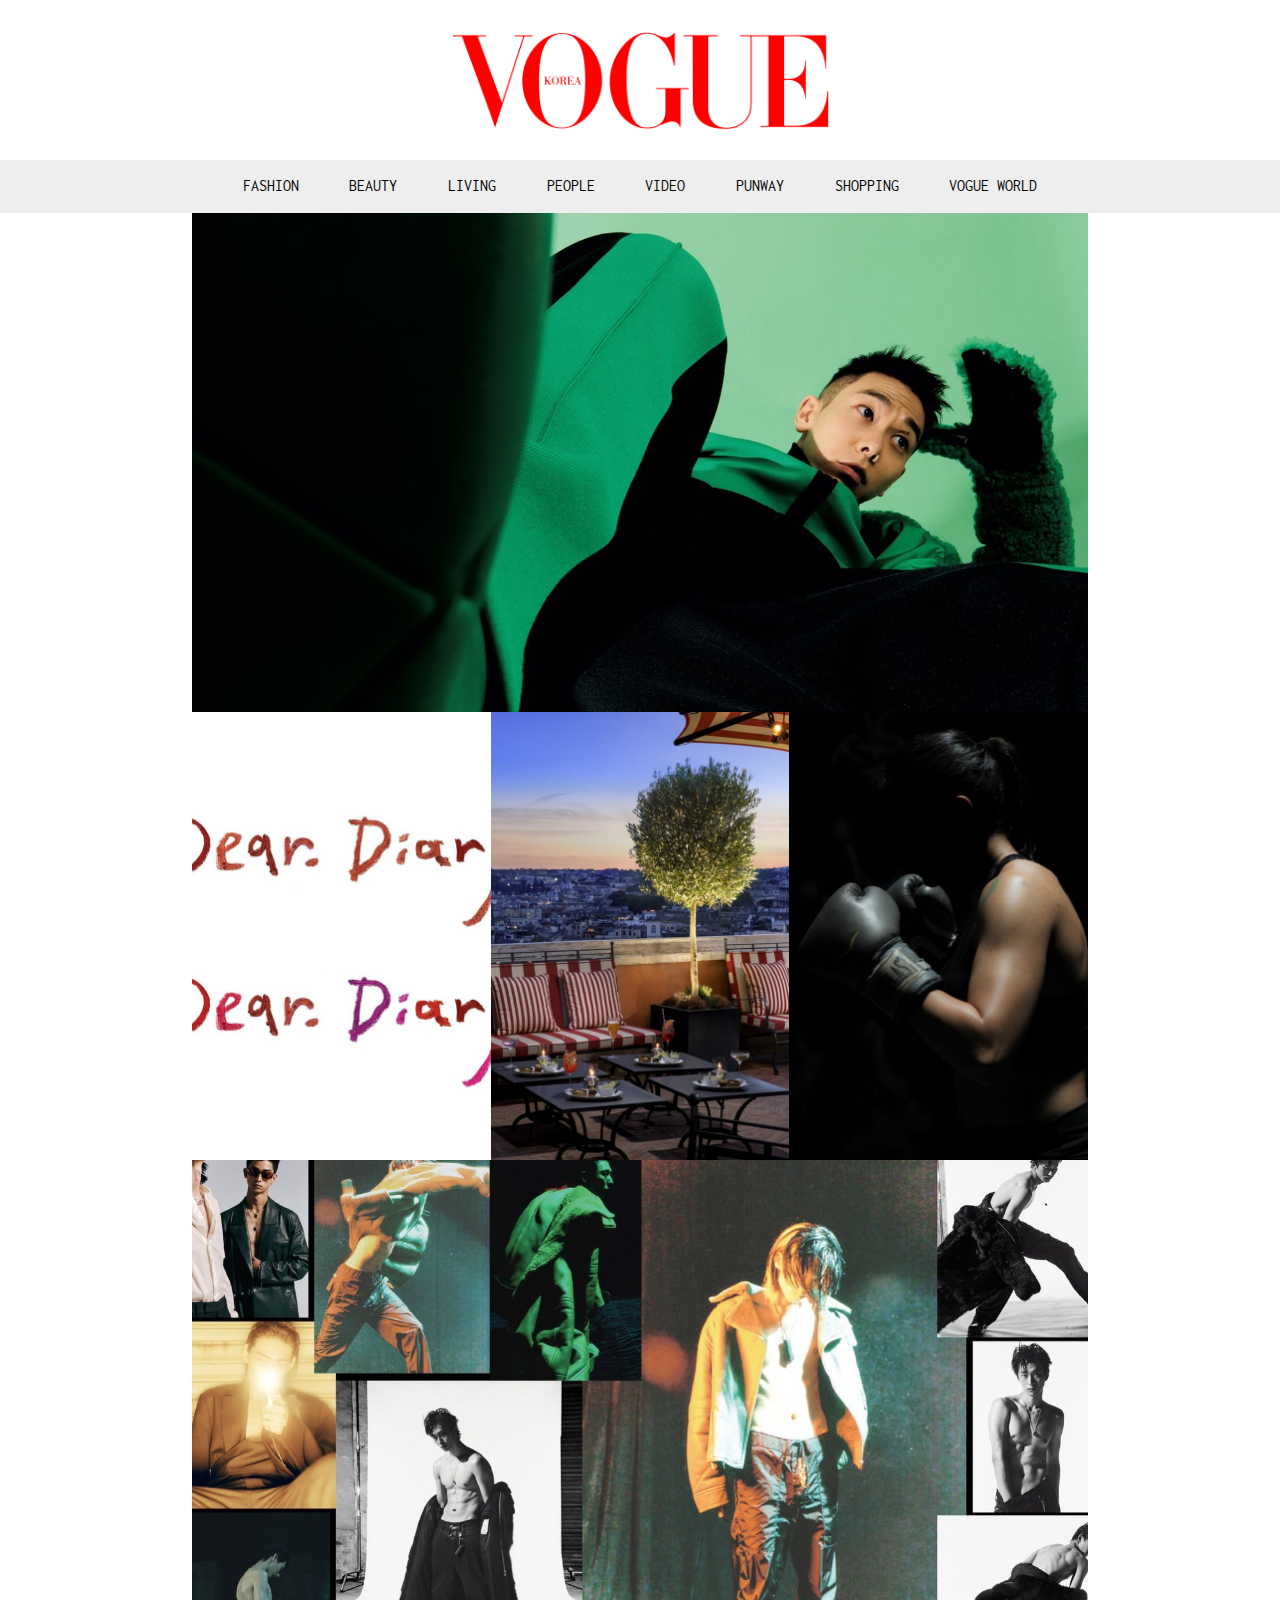
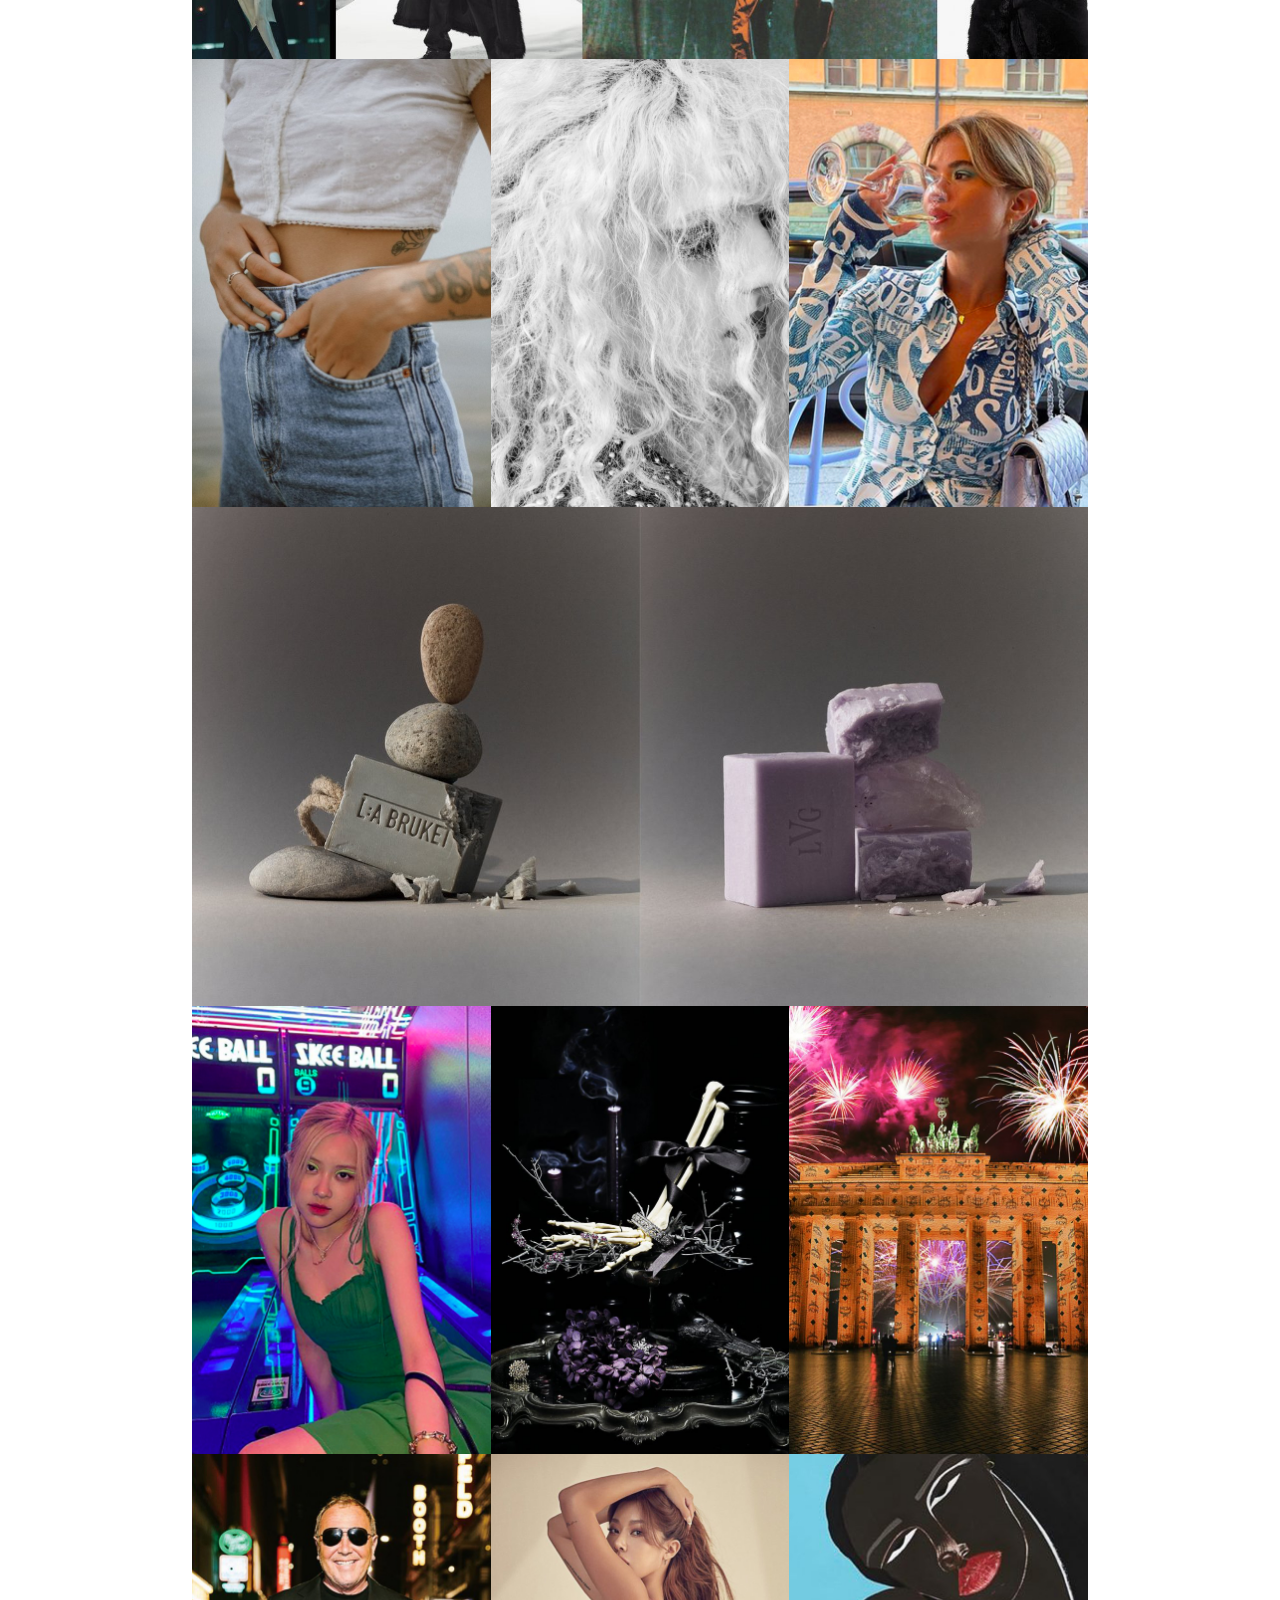
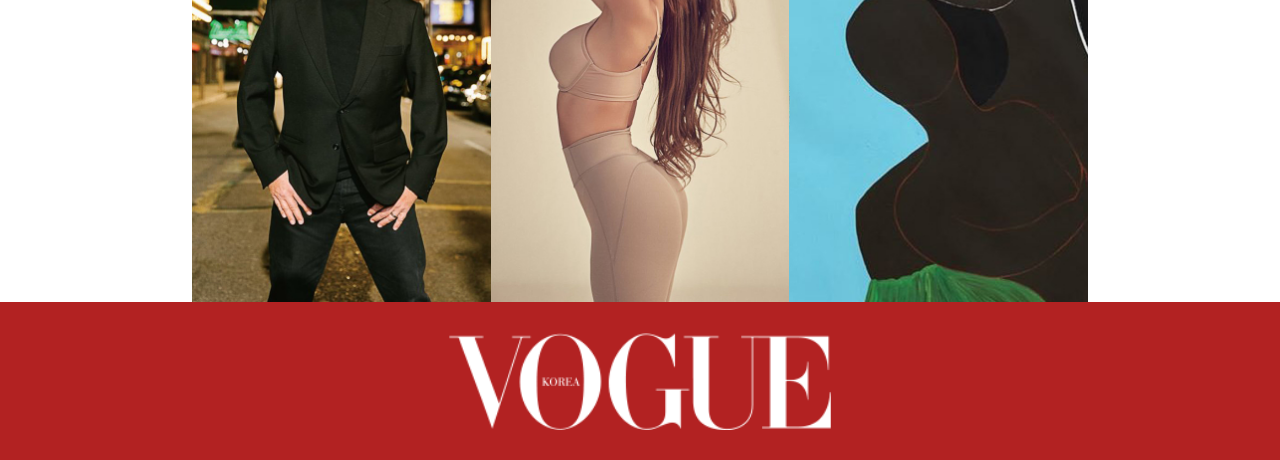
<file: 02_vogue/index.html>
<!DOCTYPE html>
<html lang="en">
<head>
    <meta charset="UTF-8">
    <meta http-equiv="X-UA-Compatible" content="IE=edge">
    <meta name="viewport" content="width=device-width, initial-scale=1.0">
    <title>보그 반응형</title>
    <link rel="stylesheet" href="css/main.css">
    <script src="js/jquery-1.12.4.min.js"></script>
</head>
<body>
    <header>
        <a href="#">
            <img src="img/mainLogo.png" alt="로고">
        </a>

        <div class="burger ">
            <div class="bar"></div>
            <div class="bar"></div>
            <div class="bar"></div>
            <div class="bar"></div>
        </div>
    </header>
    <nav>
        <ul class="gnb">
            <li><a href="#">FASHION</a></li>
            <li><a href="#">BEAUTY</a></li>
            <li><a href="#">LIVING</a></li>
            <li><a href="#">PEOPLE</a></li>
            <li><a href="#">VIDEO</a></li>
            <li><a href="#">PUNWAY</a></li>
            <li><a href="#">SHOPPING</a></li>
            <li><a href="#">VOGUE WORLD</a></li>
        </ul>
    </nav>
    <div class="popup_nav">
        <ul class="pnb">
            <li><a href="#">FASHION</a></li>
            <li><a href="#">BEAUTY</a></li>
            <li><a href="#">LIVING</a></li>
            <li><a href="#">PEOPLE</a></li>
            <li><a href="#">VIDEO</a></li>
            <li><a href="#">PUNWAY</a></li>
            <li><a href="#">SHOPPING</a></li>
            <li><a href="#">VOGUE WORLD</a></li>
        </ul>
    </div>
    <div id="contents">
        <div class="mCon">
            <a href="#">
                <img src="img/conImg1.jpg" alt="">
            </a>
        </div>
        <ul class="imgBox">
            <li><a href="#"><img src="img/card1.jpg" alt=""></a></li>
            <li><a href="#"><img src="img/card2.jpg" alt=""></a></li>
            <li><a href="#"><img src="img/card3.jpg" alt=""></a></li>
        </ul>

        <div class="mCon">
            <a href="#">
                <img src="img/conImg2.jpg" alt="">
            </a>
        </div>
        <ul class="imgBox">
            <li><a href="#"><img src="img/card4.jpg" alt=""></a></li>
            <li><a href="#"><img src="img/card5.jpg" alt=""></a></li>
            <li><a href="#"><img src="img/card6.jpg" alt=""></a></li>
        </ul>

        <div class="mCon">
            <a href="#">
                <img src="img/conImg3.jpg" alt="">
            </a>
        </div>
        <ul class="imgBox">
            <li><a href="#"><img src="img/card7.jpg" alt=""></a></li>
            <li><a href="#"><img src="img/card8.jpg" alt=""></a></li>
            <li><a href="#"><img src="img/card9.jpg" alt=""></a></li>
            <li><a href="#"><img src="img/card10.jpg" alt=""></a></li>
            <li><a href="#"><img src="img/card11.jpg" alt=""></a></li>
            <li><a href="#"><img src="img/card12.jpg" alt=""></a></li>
        </ul>
    </div>
    <footer>
        <a href="#">
            <img src="img/footer_logo.png" alt="로고">
        </a>
    </footer>

    <script src="js/script.js"></script>
</body>
</html>
</file>
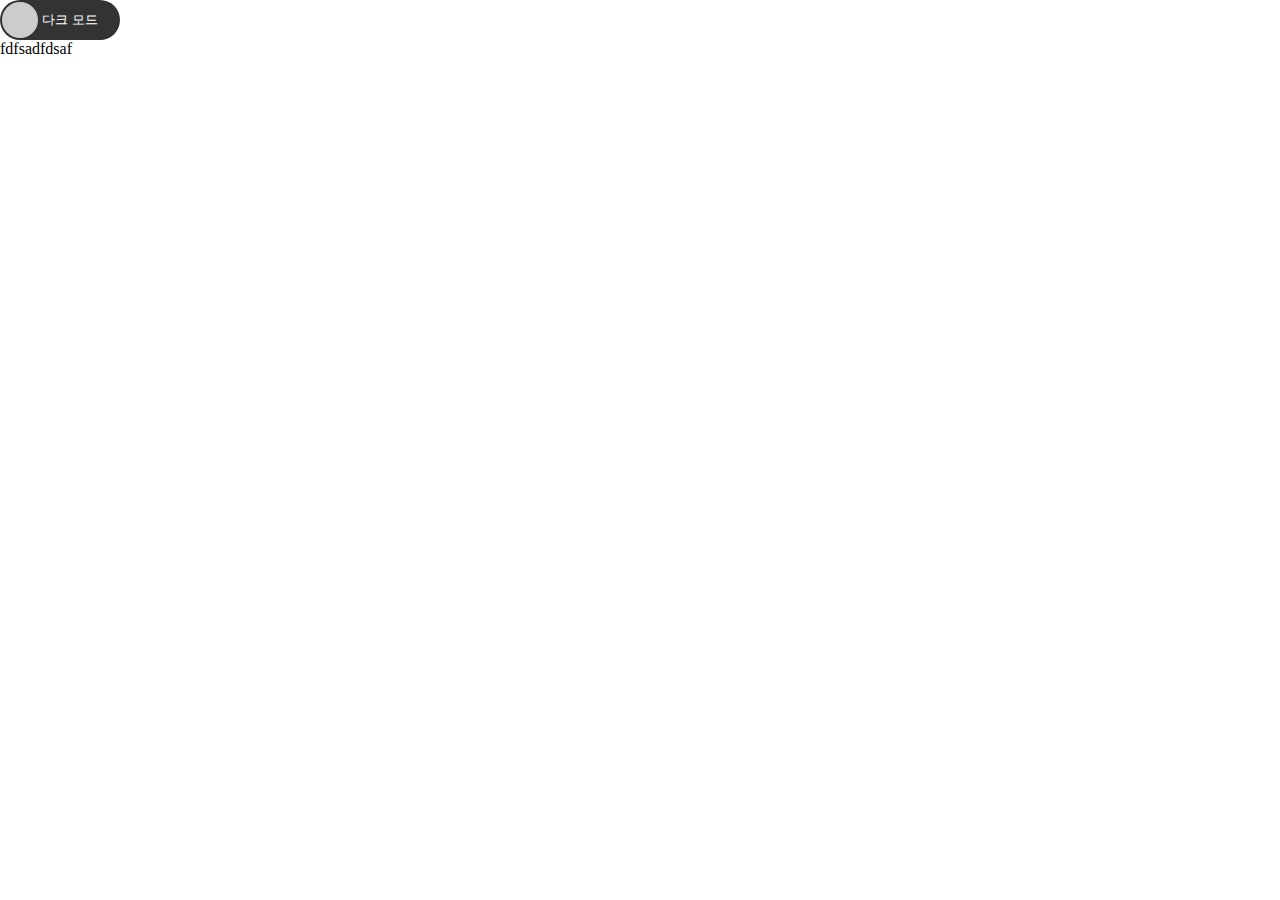
<file: darkMode.html>
<!DOCTYPE html>
<html lang="en">
<head>
    <meta charset="UTF-8">
    <meta http-equiv="X-UA-Compatible" content="IE=edge">
    <meta name="viewport" content="width=device-width, initial-scale=1.0">
    <title>Dark Mode</title>
    <script src="https://code.jquery.com/jquery-1.12.4.js"></script>
    <style>
        :root{
            --btn-bg:#333;
            --btn-color:#fff;
            --cir-bg:#ccc;
            --light-btn-bg:#69f;
        }
        *{margin:0; padding:0;}
        .btn{
            width:120px; height:40px;
            border-radius: 20px;
            background:var(--btn-bg);
            position: relative;
        }
        .btn.on{
            background:var(--light-btn-bg);
        }
        .btn-circle{
            width:36px; height:36px;
            border-radius: 50%;
            background:var(--cir-bg);
            position: absolute;
            top:2px;  left:2px; 
            transition: .3s;         
        }
        .btn.on .btn-circle{
            left:82px;
        }
        .btn-text{
            text-align: center;
            line-height: 40px;
            color:var(--btn-color);
            font-size: .8rem;
            transform: translateX(10px);
            transition: .3s;
        }
        .btn.on .btn-text{
            transform: translateX(-15px);
        }
        #profile.on{
            background:var(--btn-bg);
            color:var(--btn-color);
        }
    </style>
</head>
<body>
    <section id="profile">
        <div class="btn">
            <div class="btn-text">다크 모드</div>
            <div class="btn-circle"></div>
        </div>
        fdfsadfdsaf
    </section>
    

    <script>
        $(".btn").click(
            function(){
                $(".btn").toggleClass("on");
                $("#profile").toggleClass("on");
                var onoff = $(".btn").hasClass("on");
                console.log(onoff);
                if(onoff){
                    $(".text").html("라이트모드");
                }else{
                    $(".text").html("다크모드");
                }
            }
        );
    </script>
</body>
</html>
</file>
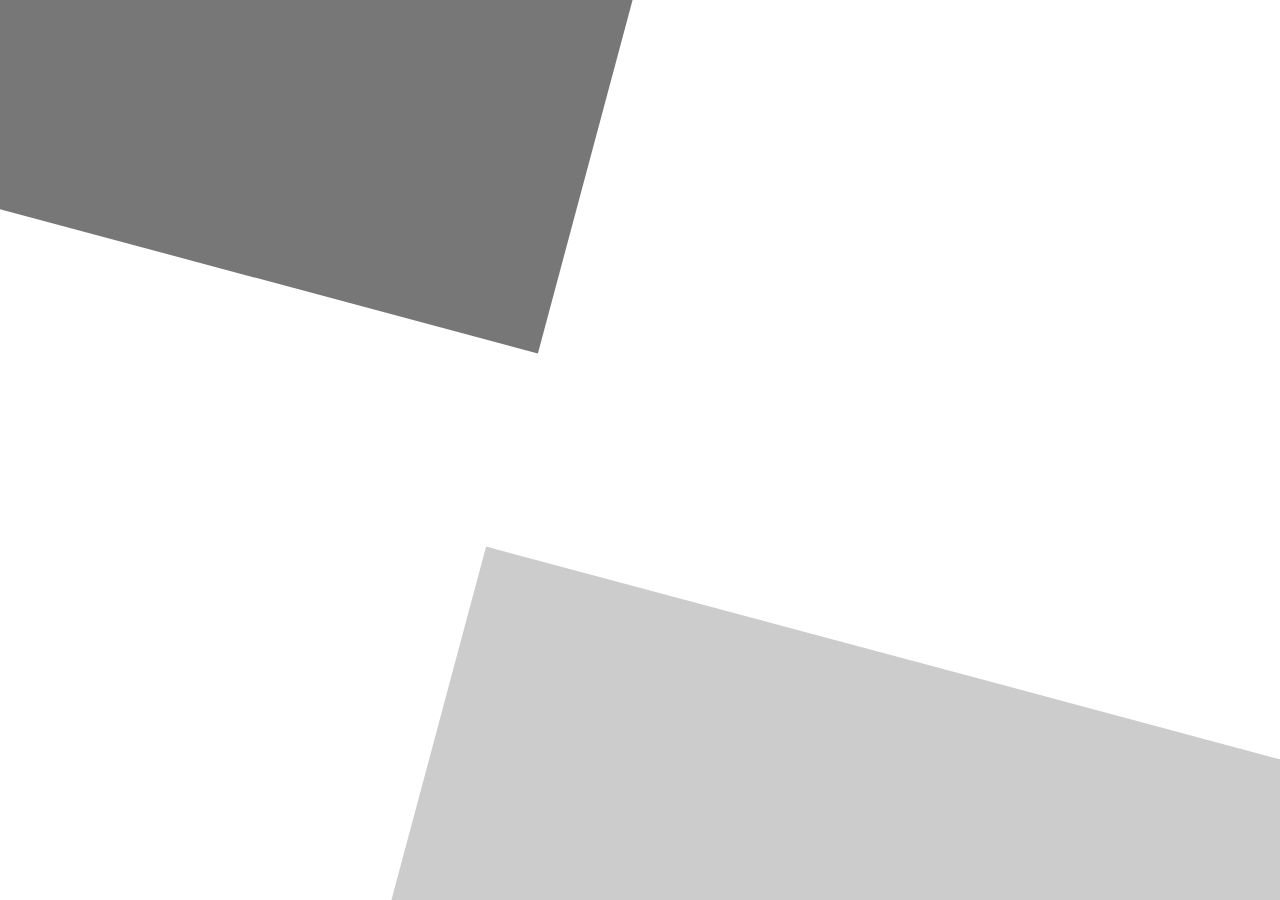
<file: 사선이동.html>
<!DOCTYPE html>
<html lang="en">
<head>
    <meta charset="UTF-8">
    <meta http-equiv="X-UA-Compatible" content="IE=edge">
    <meta name="viewport" content="width=device-width, initial-scale=1.0">
    <title>사선이동 sin cos 주의!!</title>
    <style>
        *{margin: 0; padding:0;}
     
        #profile{
            width:100%;
            height:100vh;
            position: relative;
            overflow: hidden;
        }
        .bg-wrap{
            width:200%;
            height:200vh;
            position: absolute;
            top:50%; left:50%;
            transform: translate(-50%, -50%);
            display: flex;
        }
        #profile .bg-box1{
            width:45%;
            height:100%;
            background:#777;
            transform: rotate(15deg) translateY(-1000px);
            transform-origin: right center;
            transition: .6s;
        }
        #profile .bg-box2{
            width:55%;
            height:100%;
            background:#ccc;
            transform: rotate(15deg) translateY(1000px);
            transform-origin: left center;
            transition: .6s;
        }
        #profile.on .bg-box1{
            transform: rotate(15deg);
        }
        #profile.on .bg-box2{
            transform: rotate(15deg);
        }
        
    </style>
</head>
<body>
    <section id="profile">
        <div class="bg-wrap">
            <div class="bg-box1"></div>
            <div class="bg-box2"></div>
        </div>
    </section>
</body>
</html>
</file>
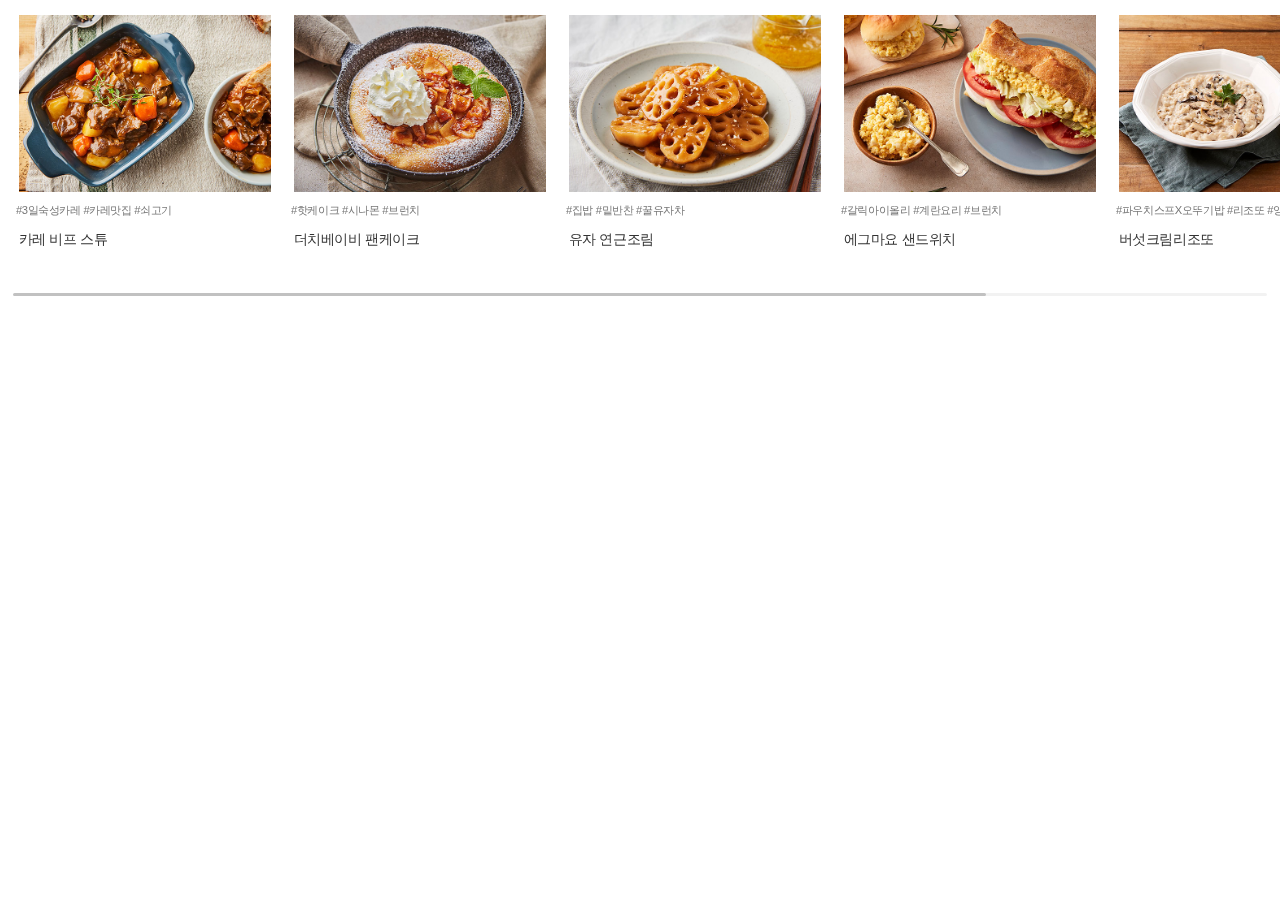
<file: 01_ottogi/iframe.html>
<!DOCTYPE html>
<html lang="ko"><head><meta http-equiv="Content-Type" content="text/html; charset=UTF-8">

<meta http-equiv="X-UA-Compatible" content="IE=edge">
<meta name="viewport" content="width=device-width, initial-scale=1.0, maximum-scale=1.0, minimum-scale=1.0, user-scalable=no">


<title>오'키친</title>

<!-- Swiper -->
<link rel="stylesheet" href="./iframe_files/swiper.min.css">
<script src="./iframe_files/swiper.min.js"></script>

<link rel="stylesheet" href="./iframe_files/m_common.css">
<!-- <link rel="stylesheet" href="./iframe_files/m_style.css"> -->

	<script src="./iframe_files/jquery-3.5.1.min.js"></script>
	<script src="./iframe_files/jquery.sticky.js"></script>
	
  <!-- HTML5 shim and Respond.js for IE8 support of HTML5 elements and media queries -->
    <!--[if lt IE 9]>f
      <script src="https://oss.maxcdn.com/html5shiv/3.7.3/html5shiv.min.js"></script>
      <script src="https://oss.maxcdn.com/respond/1.4.2/respond.min.js"></script>
    <![endif]-->
    
    

<style>

*:focus-visible{outline: 1px solid blue !important;}
.swiper-container-horizontal>.swiper-scrollbar {position: absolute;left: 1%;bottom: 0px;z-index: 50; height: 3px;width: 98%;}
.swiper-scrollbar {border-radius: 10px; position: relative; -ms-touch-action: none;background: rgba(0,0,0,.05);}
.swiper-scrollbar-drag {height: 100%;width: 100%;position: relative;background: rgba(0,0,0,.2);border-radius: 10px;left: 0;top: 0;}

.md_list{padding-top:0; width: 100%; box-sizing: border-box; }
.md_list h2{font-size: 20px; color: #333;text-align: left; margin-left:15px;}
.md_list .item{float: left; width:100%; min-height: 200px; vertical-align: top;padding:15px 1px 25px;text-align: left; }

.md_list .item:nth-child(2n){margin:0 0 0 15px; }
.md_list .swiper-slide{text-align: left;width:260px;margin:0 0 0 15px;}
.md_list a{width:98%; height: 100%; display: block;box-sizing:content-box;margin:auto;}
.info{
	color:#777;
	font-size: 0.7rem;
	padding:10px 0;
}
.info_title>a{
	color:#333;
	font-size: 0.9rem;
	padding:10px 0;
}
</style></head>








<body>


	<!-- detail 추천 레시피-->
	<div class="container">
		<!-- Swiper -->
	  <div class="swiper-container md_list thmb_list02 swiper-container-initialized swiper-container-horizontal">
	  
		<!-- Add Arrows -->
	    <div class="swiper-wrapper" style="transform: translate3d(-285px, 0px, 0px); transition-duration: 0ms;">
						
	  	<div class="swiper-slide swiper-slide-prev">
				<div class="item">
					<a href="http://ottogi.okitchen.co.kr/category/detail.asp?idx=1077" target="_blank">
					<div class="thmb">
						<div class="img"><img src="./iframe_files/2020-08-25_427863666[2].jpg" alt="카레 비프 스튜"></div>
						
					</div>
					</a>
					<div class="info">
						<div class="info_tag">
						
						<span>#3일숙성카레</span>
						
						<span>#카레맛집</span>
						
						<span>#쇠고기</span>
						
						</div>
						<div class="info_title"><a href="http://ottogi.okitchen.co.kr/category/detail.asp?idx=1077" class="ellip" target="_blank">카레 비프 스튜</a></div>
					</div>
				</div>
				
				
				
				
				
	  	</div>
						
	  	<div class="swiper-slide swiper-slide-active">
				<div class="item">
					<a href="http://ottogi.okitchen.co.kr/category/detail.asp?idx=20" target="_blank">
					<div class="thmb">
						<div class="img"><img src="./iframe_files/2020-08-21_833988909[2].jpg" alt="더치베이비 팬케이크"></div>
						
					</div>
					</a>
					<div class="info">
						<div class="info_tag">
						
						<span>#핫케이크</span>
						
						<span>#시나몬</span>
						
						<span>#브런치</span>
						
						</div>
						<div class="info_title"><a href="http://ottogi.okitchen.co.kr/category/detail.asp?idx=20" class="ellip" target="_blank">더치베이비 팬케이크</a></div>
					</div>
				</div>
				
				
				
				
				
	  	</div>
						
	  	<div class="swiper-slide swiper-slide-next">
				<div class="item">
					<a href="http://ottogi.okitchen.co.kr/category/detail.asp?idx=1063" target="_blank">
					<div class="thmb">
						<div class="img"><img src="./iframe_files/2020-08-24_427853121[14].jpg" alt="유자 연근조림"></div>
						
					</div>
					</a>
					<div class="info">
						<div class="info_tag">
						
						<span>#집밥</span>
						
						<span>#밑반찬</span>
						
						<span>#꿀유자차</span>
						
						</div>
						<div class="info_title"><a href="http://ottogi.okitchen.co.kr/category/detail.asp?idx=1063" class="ellip" target="_blank">유자 연근조림</a></div>
					</div>
				</div>
				
				
				
				
				
	  	</div>
						
	  	<div class="swiper-slide">
				<div class="item">
					<a href="http://ottogi.okitchen.co.kr/category/detail.asp?idx=1053" target="_blank">
					<div class="thmb">
						<div class="img"><img src="./iframe_files/2020-08-24_427850333[24].jpg" alt="에그마요 샌드위치"></div>
						
					</div>
					</a>
					<div class="info">
						<div class="info_tag">
						
						<span>#갈릭아이올리</span>
						
						<span>#계란요리</span>
						
						<span>#브런치</span>
						
						</div>
						<div class="info_title"><a href="http://ottogi.okitchen.co.kr/category/detail.asp?idx=1053" class="ellip" target="_blank">에그마요 샌드위치</a></div>
					</div>
				</div>
				
				
				
				
				
	  	</div>
						
	  	<div class="swiper-slide">
				<div class="item">
					<a href="http://ottogi.okitchen.co.kr/category/detail.asp?idx=1037" target="_blank">
					<div class="thmb">
						<div class="img"><img src="./iframe_files/2020-08-23_214060951[20].jpg" alt="버섯크림리조또"></div>
						
					</div>
					</a>
					<div class="info">
						<div class="info_tag">
						
						<span>#파우치스프X오뚜기밥</span>
						
						<span>#리조또</span>
						
						<span>#양송이</span>
						
						</div>
						<div class="info_title"><a href="http://ottogi.okitchen.co.kr/category/detail.asp?idx=1037" class="ellip" target="_blank">버섯크림리조또</a></div>
					</div>
				</div>
				
				
				
				
				
	  	</div>
						
	  	<div class="swiper-slide">
				<div class="item">
					<a href="http://ottogi.okitchen.co.kr/category/detail.asp?idx=1078" target="_blank">
					<div class="thmb">
						<div class="img"><img src="./iframe_files/2020-08-25_427863666[4].jpg" alt="카레 샥슈카"></div>
						
					</div>
					</a>
					<div class="info">
						<div class="info_tag">
						
						<span>#3일숙성카레</span>
						
						<span>#에그인헬</span>
						
						<span>#계란요리</span>
						
						</div>
						<div class="info_title"><a href="http://ottogi.okitchen.co.kr/category/detail.asp?idx=1078" class="ellip" target="_blank">카레 샥슈카</a></div>
					</div>
				</div>
				
				
				
				
				
	  	</div>
							  	
	    </div>
	     <!-- Add Scrollbar -->
	     <div class="swiper-scrollbar"><div class="swiper-scrollbar-drag" style="transform: translate3d(231.282px, 0px, 0px); transition-duration: 0ms; width: 1107.72px;"></div></div>
		<span class="swiper-notification" aria-live="assertive" aria-atomic="true"></span></div>
		<!--// Swiper -->
	</div>
	<!--// detail 추천 레시피-->
	<script>
		var swiper = new Swiper('.md_list', {
		    slidesPerView: 'auto',
		    scrollbar: {
		    el: '.swiper-scrollbar',
		   /*  hide: true, */
		  },
		});
		</script>
	

<!--// contents -->


</body></html>
</file>
<file: 02_vogue/css/main.css>
@charset "utf-8";
@import url('https://fonts.googleapis.com/css2?family=Dongle:wght@300;400;700&family=Inconsolata:wght@200;300;400;500;600;700;800;900&display=swap');
*{margin:0; padding:0;}
li{
    list-style: none;
}
a{
    text-decoration: none;
    color:inherit;
    display: block;
    transition: .3s;
}
img{
    display: block; width:100%;
}
header a{
    width:30%;
    margin: 0 auto;
}
header{
    padding:30px 0;
    position: relative;
}
nav{
    padding: 10px 0;
    position:sticky;
    top:0;
    background:#eee;
}
.gnb a{
    font-family: 'Inconsolata', monospace;
    line-height: 32px;
    border-bottom: 1px #eee solid;
}
.gnb a:hover{
    border-bottom: 1px firebrick solid;
    font-weight: 600;
}
.gnb{
    width:70%;
    margin: 0 auto;
    display: flex;
    justify-content: space-evenly;
}

#contents{
    width:70%; margin: 0 auto;
}
#contents a:hover{
    outline: 10px firebrick solid;
    outline-offset: -10px;
}
.imgBox li{
    width:33.3333%;
}
.imgBox{
    display: flex;
    flex-wrap: wrap; /* 넘치는 거는 아래로 내려~ */
}

footer a{
    width:30%;
    margin: 0 auto;
}
footer{
    padding:30px 0;
    background: firebrick;
}

/* 햄버거 */
.burger{
    width:40px; height:40px;
    position: absolute;
    top:50%;
    transform: translateY(-50%);
    right: 10%;
    display: none;
}

.bar{
    position: absolute;
    width:40px;
    height:8px;
    background: #999;
    transition: .3s;
}
.burger.on .bar:nth-child(1){
    opacity: 0;
}
.burger.on .bar:nth-child(2){
    top:16px;
    transform: rotate(45deg);
}
.burger.on .bar:nth-child(3){
    top:16px;
    transform: rotate(-45deg);
}
.burger.on .bar:nth-child(4){
    top:32px;
    opacity: 0;
}

.burger .bar:nth-child(1){
    opacity: 1;
}
.burger .bar:nth-child(2){
    top:16px;
    transform: rotate(0deg);
}
.burger .bar:nth-child(3){
    top:16px;
    transform: rotate(0deg);
}
.burger .bar:nth-child(4){
    top:32px;
    opacity: 1;
}

.popup_nav{
    display: none;
    position: absolute;
    width:100%;
    left:-150%;
    background:rgba(0,0,0,.8);
    color:#fff;
    transition: .3s;   
}
.popup_nav.on{
    left: 0;
}
.popup_nav a{
    padding-left: 20px;
    line-height: 40px;
}
.popup_nav a:hover{
    background: dodgerblue;    
}



@media screen and (max-width:1024px) {
    nav{display: none;}
    #contents{width:90%;}
    .burger{display:block;}
    .popup_nav{display: block;}
}
</file>
<file: 01_ottogi/iframe_files/m_common.css>
@charset "utf-8";
/* font */
/* @font-face {
	font-family: "OTTOGISansLight";
	src: url(../font/OTTOGISans_Light.eot);
	src: url(../font/OTTOGISans_Light.eot?#iefix) format('embedded-opentype'),
	url(../font/OTTOGISans_Light.woff) format('woff'),
	url(../font/OTTOGISans_Light.ttf) format('truetype');
}

@font-face {
 font-family: 'OTTOGISans';
 src: url(../font/OTTOGISans_Light.eot);
 src: url(../font/OTTOGISans_Light.eot?#iefix) format('embedded-opentype'),
      url(../font/OTTOGISans_Light.woff) format('woff'),
      url(../font/OTTOGISans_Light.ttf) format('truetype');
}

@font-face {
 font-family: 'OTTOGISansBold';
 src: url(../font/OTTOGISans_Medium.eot);
 src: url(../font/OTTOGISans_Medium.eot?#iefix) format('embedded-opentype'),
      url(../font/OTTOGISans_Medium.woff) format('woff'),
      url(../font/OTTOGISans_Medium.ttf) format('truetype');

} */
/* base */

html {word-break:keep-all;}

html,body,p,h1,h2,h3,h4,h5,h6,ul,ol,li,dl,dt,dd,table,th,td,form,fieldset,legend,input,textarea,button,select{margin:0; padding:0}
body{font-family:'OTTOGISans', 'Malgun Gothic', '맑은 고딕', "돋움", sans-serif; font-size:16px; line-height:1.5; color:#777; letter-spacing:-0.4px; -webkit-text-size-adjust:none; }
h1,h2,h3,h4,h5,h6,strong{font-weight:bold; font-size:100%;font-family:'OTTOGISansBold'}
fieldset,img,button{border:0;}
img,input,button{vertical-align:top;}
table{border-collapse:collapse;}
address,em{font-style:normal;}
ol,ul{list-style:none;}
hr{display:none;}
a{text-decoration:none; color: #777;}
a:hover,a:active, a:focus{text-decoration:none; color: #333;}
a:active, a:focus{text-decoration:none; color: #333;}
legend{position:absolute; left:-9999px; top:0}
caption{overflow:hidden; width:0; height:0; font-size:0; line-height:0;}
button{background:none; cursor:pointer;}
button::-moz-focus-inner{padding:0; border:0;}

input[type=button],
input[type=submit],
button{/* -webkit-appearance:none;cursor:pointer; */}
*:focus {outline: 0;}


input {font-size: 16px;font-family:'OTTOGISans';vertical-align: middle;border: #ccc 1px solid;}
input[type='checkbox'], input[type='radio'] {width:20px; height: 25px;line-height: 25px;text-align: left; display: inline-block; position: relative; top:-1px; }
input::-webkit-input-placeholder, textarea::-webkit-input-placeholder { color:#999; }
input::-moz-placeholder, textarea::-moz-placeholder { color:#999; opacity:1; }
input:-ms-input-placeholder, textarea:-ms-input-placeholder { color:#999 !important; }

input,
textarea {
/*    -webkit-appearance:none; */
   -webkit-border-radius: 0;
}
.input{border: #e1e1e1 1px solid; vertical-align: middle;font-size: 14px ;height: 40px; padding:10px;box-sizing: border-box; }

textarea {width: 100%; padding:24px 28px; font-size:1rem; line-height: 1.5rem; border:1px solid #e1e1e1; box-sizing: border-box; }




/** placeholder *************************************************/
*::-webkit-input-placeholder { /* Chrome/Opera/Safari */
  color: #999999;
}
*::-moz-placeholder { /* Firefox 19+ */
  color: #999999;
}
*:-ms-input-placeholder { /* IE 10+ */
  color: #999999;
}
*:-moz-placeholder { /* Firefox 18- */
  color: #999999;
}


/*---------------------------------- Skip Menu ----------------------------------*/
.skipMenu {position:absolute; top:0px; left:0; width:100%; z-index:99;}
.skipMenu a{height:1px;font-size: 0; color:#eee; display:block;}
.skipMenu a:focus, 
.skipMenu a:active {height:auto; padding:7px 0 10px; background-color:#f0f0f0; color:#333; text-decoration:none; font-size: 15px; font-weight:bold; text-align:center; _float:left; display: block;}

@media (max-width:600px) {
.skipMenu {display: none;}

}

/*---------------------------------- Button----------------------------------*/

.btn {font-family: 'OTTOGISans'; font-size: 16px;	text-transform: uppercase; position: relative;border: none; padding: 10px 40px; min-width: 150px; display: block;}
.btn.text-left {text-align: left}
.btn:after {
	opacity: 0;
	pointer-events: none;
	position: absolute;
	width: 100%;
	height: 100%;
	content: '';
	top: 0;
	left: 0;
	bottom: 0;
	right: 0;
	box-sizing: border-box;
	-moz-box-sizing: border-box;
	-webkit-box-sizing: border-box;
	padding: 0;
	z-index: 1;
	background: transparent;
	-webkit-transition: -webkit-transform .2s, opacity .2s;
	-moz-transition: -moz-transform .2s, opacity .2s;
	transition: transform .2s, opacity .2s;
}
.btn:hover {text-decoration: none; }
.btn:hover:after {opacity: 1}
.btn.btn-dark {background: #333;	color: #fff}
.btn.btn-dark:hover {	background: #555 !important;}
.btn.btn-inline {	display: inline-block;	vertical-align: top}
.btn.btn-grey {	background: #757575;	color: #fff;}
.btn.btn-grey:after {	border: solid 2px #757575}
.btn.btn-grey.no-border:after {	border: none}
.btn.btn-grey:hover {	color: #fff}
.btn.btn-white {background: transparent;	border: 2px solid #cccccc; color: #888; font-weight: 600;}
.btn.btn-white:after {	border: solid 2px #1e1e1e}
.btn.btn-white.no-border:after {	border: none}
.btn.btn-gold {background: #8b6947;	color: #fff}
.btn.btn-gold:hover {	background: #8b6947 !important;}

button:focus {}
.btn-center{margin:0 auto; text-align: center}
.btn.btn-inline{display: inline-block;}



.btn-mini{font-size: 13px;text-transform: uppercase; font-weight: normal; background: #757575; color: #fff!important;	text-align: center;	padding:5px 10px;	text-decoration: none;position: relative; display: inline-block; vertical-align: middle;}
.btn-mini:hover {background: #333 !important;}

.ico_down:after{background:url('../images/business/ico_down.png')no-repeat; position: relative; content: ''; display: inline-block; width:10px; height: 10px;margin-left:10px;}


.btnArea{width:95%; max-width: 1200px; min-height: 45px; margin:0 auto; padding: 20px 0; /* text-align: center; */ display: block; clear: both; position: relative;}

/*---------------------------------- COMMON ----------------------------------*/

#contents{position:relative; width:100%;min-height: 900px; display: block; clear: both; /* overflow-x:hidden; */ padding-top:110px;}
.search{padding-top:60px !important;}

.container{width:100%; margin:auto auto; position: relative; display: block; clear: both;}
.content{position: relative; width:93%; margin:0 auto; vertical-align: top; display: block; clear: both;}
.con800{position: relative; width:800px; height:auto; margin:auto auto; vertical-align: top; display: block; clear: both;}

.gray_wrap{background: #f6f3f2;}
.pd90{padding:90px 0 !important;}

.block{display: block}
.inline{display: inline}
.mt100{margin-top:100px}
.mt90{margin-top:90px}
.mt80{margin-top:80px}
.mt70{margin-top:70px}
.mt60{margin-top:60px}
.mt50{margin-top:50px}
.mt40{margin-top:40px}
.mt30{margin-top:30px}
.mt20{margin-top:20px}
.mt10{margin-top:10px}
.mt0{margin-top:0px}
.mb60{margin-bottom:60px;}
.pt30{padding-top: 30px}
.pt0{padding-top: 0px}
.pt20{padding-top: 20px}
.pt10{padding-top: 10px}
.pl10{padding-left: 10px}
.pl20{padding-left: 20px}
.pl30{padding-left: 30px}
.pl50{padding-left: 50px}
.pl90{padding-left: 90px}
.ml20{margin-left: 20px}
.ml30{margin-left: 30px}
.ml50{margin-left: 50px}
.ml60{margin-left: 60px}
.ml70{margin-left: 70px}
.ml80{margin-left: 80px}
.ml90{margin-left: 90px}
.center{text-align: center; margin:auto auto;}
.ellip { overflow:hidden; text-overflow:ellipsis; white-space: nowrap; }
.blind {position:absolute; top:0; left:0;width:0px; height:0px; overflow:hidden; visibility:hidden; font-size:0; line-height:0;cursor: pointer}
.c_red{color: #f64646 !important;}
.txc-image{width:100%;}

/* slick Slider */
.slick-slider { position: relative; display: block; -moz-box-sizing: border-box; box-sizing: border-box; -webkit-user-select: none; -moz-user-select: none; -ms-user-select: none; user-select: none; -webkit-touch-callout: none; -khtml-user-select: none; -ms-touch-action: pan-y; touch-action: pan-y; -webkit-tap-highlight-color: transparent; }
.slick-list { position: relative; display: block; overflow: hidden; margin: 0; padding: 0; }
.slick-list:focus { }
.slick-list.dragging { cursor: pointer;}
.slick-slider .slick-track,
.slick-slider .slick-list { -webkit-transform: translate3d(0, 0, 0); -moz-transform: translate3d(0, 0, 0); -ms-transform: translate3d(0, 0, 0); -o-transform: translate3d(0, 0, 0); transform: translate3d(0, 0, 0); }
.slick-track { position: relative; top: 0; left: 0; display: block; }
.slick-track:before,
.slick-track:after { display: table; content: ''; }
.slick-track:after { clear: both; }
.slick-loading .slick-track { visibility: hidden; }
.slick-slide { display: none; float: left; height: 100%; min-height: 1px; }
[dir='rtl'] .slick-slide { float: right; }
.slick-slide img { display: block; }
.slick-slide.slick-loading img { display: none; }
.slick-slide.dragging img { pointer-events: none; }
.slick-initialized .slick-slide { display: block; }
.slick-loading .slick-slide { visibility: hidden; }
.slick-vertical .slick-slide { display: block; height: auto; border: 1px solid transparent; }
.slick-arrow.slick-hidden { display: none; }


/* 슬라이드 메뉴 내부 스크롤 */
.scroller { height:100%; width:100%; position:relative; overflow:hidden; box-sizing:border-box; -webkit-box-sizing:border-box; }
.ftscroller_container {height: 90%; box-sizing: border-box;}


select {
  background-color: rgba(255, 255, 255, 1);
  background:url('../images/common/lnb_arr.png') no-repeat 93%;
  width: 100%;
  padding:3px 10px;
  border:1px solid #e7e7e7;
  border-radius: 0;
  height: 2.68rem;
  vertical-align:middle;
  margin-right: 5px;
  font-family:'OTTOGISans';
  font-size: 14px;
  position: relative;
	-webkit-appearance: none;  /* 네이티브 외형 감추기 */
	-moz-appearance: none;
	appearance: none;
}





.clearfix:after {content: ""; display: block; clear: both;}
.clearfix > li {display: block; float:left;}
/*.isDisabled {color: currentColor; cursor: not-allowed; text-decoration: none;}*/




/*---------------------------------- 	NAVIGATION  ----------------------------------*/



/* header */

.header{position: fixed; width: 100%; height: 60px; box-sizing: border-box; z-index: 13; background:linear-gradient(to right, #bf132b, #f64646);}
.header > h1 > .logo {position: absolute; top:50%; left:50%; display: block; width: 164px; height: 45px; margin-left:-82px; margin-top:-24px; background:url("../images/common/logo.png") no-repeat center center; background-size: 164px auto;}
.header > h1 > .logo em {position: absolute; top:0; left:0; width: 0; height: 0; overflow: hidden; opacity: 0;}
.header .allmenu{position: absolute; left:15px;top:20px; background:url("../images/common/m_icons.png") no-repeat; width:25px; height:19px; background-size: 500px auto; background-position: -15px -15px; font-size: 0; content: ''; display: block;}
.header .top_right{position: absolute; right:15px; }
.header .top_right li{display: inline-block;text-align: right; margin-left:5px;}
.header .top_right a{background:url("../images/common/m_icons.png") no-repeat; background-size: 500px auto;font-size: 0; content: ''; display: block; height: 25px; width:25px;}
.header .top_right a.top_r01{background-position: -55px -15px;}
.header .top_right a.top_r02{background-position: -55px -50px;}

.top_gnb{position: relative; width: 100%; min-height:47px; margin:0 auto; background: #fff; border-bottom: 1px solid #d5d5d5; box-shadow: 3px 3px 5px rgba(0,0,0,0.04); display: block;}
.top_gnb ul{width:100%; display: table;}
.top_gnb ul li{float: left;width:26%; text-align: center; }
.top_gnb ul li:last-child{width:20%;}
.top_gnb ul li a{width:100%; height: 100%; line-height: 47px; font-size: 17px; color: #454545;position: relative;}
.top_gnb ul li a.menu01{color: #f64646;}

.modal-background {display: none;overflow: hidden;position: fixed;top: 0;left: 0;width: 100%;
height: 100%; background-color: rgba(0, 0, 0, .8);transition: all 0.25s ease-in-out;}
.modal-background .modal-content {overflow: auto;position: fixed;top: 50%;left: 50%;width: 500px;
height: 400px;margin-left: -250px;margin-top: -200px;background: white;}


@media all and (min-width:0) and (max-width:820px) {
/* mobile */

}



/* 펼침메뉴 */

#allmenu .modal-content{overflow-y: auto;height: 100%; position: relative; display: block; background: #fff;}
.gnb .gnb-header{position: fixed !important;top:0; width:100%; height: 105px; background:linear-gradient(to right, #bf132b, #f64646); z-index: 10;}
.gnb-header h1{width:100%; height: 44px; border-bottom: 1px solid #d76271;}
.gnb-header h1 .logo{position: absolute; top:3px; left:18px; display: block; width: 105px; height: 40px; background:url("../images/common/logo.png") no-repeat center center; background-size: 105px auto;}
.gnb-header h1 .logo em{position: absolute; top:0; left:0; width: 0; height: 0; overflow: hidden; opacity: 0;}
.gnb-header button.close{position: absolute; right:18px; top:13px; width:18px; height: 18px; content: ''; display: block; background:url('../images/common/m_icons.png') no-repeat;background-size: 500px auto; background-position: -95px -15px; font-size: 0;  }
.gnb-header .gnb-menu{border-bottom: 1px solid #d76271;width:100%; height: 60px;}
.gnb-header .gnb-menu li{float: left; width:25%; height: 60px;  border-right:1px solid #d76271; text-align: center; box-sizing: border-box;}
.gnb-header .gnb-menu li:last-child{border-right:none;}
.gnb-header .gnb-menu a{width:100%; font-size: 13px; color: #fff; position: relative;display: block;}
.gnb-header .gnb-menu a:before{width:27px; height: 24px; background:url('../images/common/m_icons.png')no-repeat; background-size: 500px auto; content: ''; display: block; margin:10px auto 0;}
.gnb-header .gnb-menu a.menu01:before{background-position: -135px -50px;}
.gnb-header .gnb-menu a.menu02:before{background-position: -165px -50px;}
.gnb-header .gnb-menu a.menu03:before{background-position: -195px -50px;}
.gnb-header .gnb-menu a.menu04:before{background-position: -224px -50px;}

#allmenu .modal-content .gbody{overflow-y:auto; display: block; position: relative; height: 600px; padding-top:105px;padding-bottom: 110px; }

.gnb-tag{width:100%;  }
.gnb-tag ul{width:90%; margin:auto;}


.gnb-cate{border-top:10px solid #f5f5f5;}
.gnb-cate table{width:100%;}
.gnb-cate th{border-bottom: 1px solid #efefef; padding: 10px 20px; }
.gnb-cate th a{text-align: center;font-size: 13px; padding-top:8px;}
.gnb-cate th a:before{width:52px; height: 52px; background: url('../images/category/category_icon.png') no-repeat; background-size:auto 104px; content: ''; display: block; margin:auto;}
.gnb-cate th a.cate1:before{background-position: -52px 0;}
.gnb-cate th a.cate10:before{background-position: -104px 0;}
.gnb-cate th a.cate11:before{background-position: -156px 0;}
.gnb-cate th a.cate12:before{background-position: -208px 0;}
.gnb-cate th a.cate13:before{background-position: -260px 0;}
.gnb-cate th a.cate14:before{background-position: -312px 0;}
.gnb-cate td{padding: 10px;border-bottom: 1px solid #efefef;}
.gnb-cate td a{font-size: 14px; padding-right: 15px; margin-right:13px; position: relative; display: inline-block; }
.gnb-cate td a:after{width:1px; height: 11px; background: #c2c2c2; content: ''; position: absolute;right:0; top:5px;}
.gnb-cate td a:last-child:after{display: none;}
.gnb-cate td a.active{color: #f64646;}


.top_sch{width:100%; padding:15px;height: 65px; box-sizing: border-box; z-index: 13; background:linear-gradient(to right, #bf132b, #f64646); position: fixed; top:0;}
.top_sch .gnb_sch_form{width:90%; position: relative; vertical-align: top; padding-left:10%;}
.top_sch input{background: #fff; font-size: 16px; color: 333; border: 2px solid #fff; border-radius: 50px; padding:7px 20px; width:85%;}
.top_sch input::-webkit-input-placeholder{color: #333;}
.top_sch .btn_sch{margin-left:10px; margin-top:5px; width:30px; display: inline-block;float: right; }
.top_sch .btn_sch img{width:27px;}
.top_sch label{font-size: 0;}
.top_sch a.close{position: absolute; left:16px; top:50%; margin-top:-13px; z-index: 10; width:14px; height: 25px; background:url('../images/category/btn_back_w.png') no-repeat; display: block; content: ''; background-size: 14px 25px; font-size: 0;}


/* 인기태그 */
.Tag{position: relative; width:100%; padding:25px 0 20px; text-align: center; border-bottom: 1px solid #f75f5f; display: block;}
.Tag h3{font-size: 22px; color: #f64646; margin-bottom: 10px;}
.Tag h2{font-size: 22px; color: #333; margin-bottom: 10px; text-align: left; padding-left:15px;}
.Tag ul{width:90%; margin:auto;}
.Tag li{display: inline-block; margin:5px 2px;min-height: 30px;}
.Tag a{font-size: 14px; line-height: 15px; color: #777777;padding:4px 10px 6px;border:1px solid #c1c1c1; background: #fff;border-radius: 50px;}


/* 대분류 카테고리 */
.cate_area{width:95%;margin:0 auto ;}
.cate_area .cate_menu{display: table;text-align: center;}
.cate_area .cate_menu li{float: left; width:65px; height: 100px; margin:5px 7px;font-size: 16px; color: #666; font-weight: bold;}
.cate_area .cate_menu li:last-child{margin-right:0;}
.cate_area .cate_menu a{ width:65px; height: 65px; margin-bottom: 10px; display: block;background: url('../images/category/category_icon.png'); background-position-y:top; background-size: auto 130px; border-radius: 0;padding:0; border:0;}
.cate_area .cate_menu a.active{background-position-y: bottom;}
.cate_area .cate_menu a.cate_icon0{background-position-x: 0}
.cate_area .cate_menu a.cate_icon1{background-position-x: -65px}
.cate_area .cate_menu a.cate_icon10{background-position-x: -130px}
.cate_area .cate_menu a.cate_icon11{background-position-x: -195px}
.cate_area .cate_menu a.cate_icon12{background-position-x: -260px}
.cate_area .cate_menu a.cate_icon13{background-position-x: -325px}
.cate_area .cate_menu a.cate_icon14{background-position-x: -390px}




/* footer */
#footer{position: relative; width:100%; display: block; clear: both; padding-bottom: 100px; background: #fff;}
#footer .footerMenu{ margin:0 auto; padding:10px 0 12px; position:relative; background: #f5f5f5; text-align: center;}
#footer .footerMenu li{padding:0 10px; display: inline-block;}
#footer .footerMenu li:first-child{padding-left:0px;}
#footer .footerMenu a{font-size: 13px; line-height: 14px; color: #666;width:100%; height: 100%; display: block;}

#footer .f_info{display: table; margin-top:15px;}
#footer .f_info{color: #666;line-height:1.1 !important;}
#footer .f_info h3{font-size: 12px; margin-bottom: 5px;}
#footer .f_info span{font-size: 12px; }
#footer .f_info .copy{display: block;}

#footer .f_info .f_sns{margin:15px 0 10px; width:100%; height: 40px;}
#footer .f_sns li{display: inline-block; padding-right:5px;}
#footer .f_sns li a{font-size: 0;width:100%; height: 100%;}
#footer .f_sns li i{background:url('../images/common/m_icons.png')no-repeat; background-size: 500px auto;width: 40px; height: 40px; display: block; content: ''; }
#footer .f_sns li i.twitter{background-position:-15px -95px;}
#footer .f_sns li i.facebook{background-position:-55px -95px;}
#footer .f_sns li i.insta{background-position:-95px -95px;}
#footer .f_sns li i.youtube{background-position:-135px -95px;}




#btn_top{position: fixed; right:10px; bottom:70px; z-index: 6;}

#bottomFix{width:100%; height: 55px;background:url('../images/common/bottomFix_bg.png') no-repeat center top; background-size: auto 60px; z-index: 2000; position: fixed; bottom:0; display: block;}
#bottomFix ul{width:360px; margin:0 auto}
#bottomFix li{float: left; width:20%; text-align: center;}
#bottomFix li a{font-size: 12px; color: #999;height: 100%; display: block; position: relative;text-align: center; }
#bottomFix li a:before{width:24px; height: 25px; display: block; content: ''; background:url('../images/common/m_icons.png')no-repeat; background-size: 500px auto;margin:10px auto 0; text-align: center;}
#bottomFix li a.fix01:before{background-position:-15px -270px;}
#bottomFix li a.fix02:before{background-position:-55px -270px;}
#bottomFix li a.fix03:before{background-position:-165px -270px;width:60px; height: 60px;margin:-10px auto 0;}
#bottomFix li a.fix04:before{background-position:-95px -270px;}
#bottomFix li a.fix05:before{background-position:-135px -270px;width:26px;}
#bottomFix li a.fix03{font-size: 0; }



#detailFix{width:100%; height: 55px;background:url('../images/common/bottomFix_bg.png') no-repeat center top; background-size: auto 60px; z-index: 1040; position: fixed; bottom:0; display: block;}
#detailFix ul.detail{width:100%; margin:0 auto}
#detailFix .detail li{float: left; width:20%; text-align: center;font-size: 12px; line-height: 1; color: #f64646;height: 100%; display: block; position: relative;text-align: center; padding-top:3px;}
#detailFix li a{font-size: 12px; color: #fff;height: 100%; display: block; position: relative;text-align: center; }
#detailFix li a:before{width:24px; height: 25px; display: block; content: ''; background:url('../images/common/m_icons.png')no-repeat; background-size: 500px auto;margin:10px auto 0; text-align: center;}
#detailFix li a.fix_D03:before{background-position:-165px -335px;width:60px; height: 60px;position: absolute; left: 50%; top:-10px; margin-left:-30px; z-index: -1;}
#detailFix li a.fix_D03{width:100%; height: 22px; padding-top:38px; margin:-10px auto 0;text-align: center; vertical-align: top;font-size: 11px;}

#detailFix .detail li span{font-size: 11px; line-height: 1; color: #f64646; font-weight: bold;}
#detailFix .detail li h4{font-size: 25px; line-height: 1; color: #f64646; font-weight: bold; font-family: 'Arial'; letter-spacing: 0;}
#detailFix .detail li em{font-size: 11px; color: #939393; font-weight: bold; position: relative;padding-left:15px; height: 15px;}
#detailFix .detail li em:before{content: ''; display: block;position: absolute; left:0; top:1px; width:13px; height: 13px;}
#detailFix .detail li em.time:before{background: url('../images/category/m_stats01_01.png')no-repeat left; background-size: 13px auto;}
#detailFix .detail li em.per:before{background: url('../images/category/m_stats01_02.png')no-repeat left; background-size: 13px auto;}
#detailFix .detail li.tip{font-size: 12px; color: #fff;height: 55px; display: block; position: relative;text-align: center;background-color: #f64646;padding-top:0;}
#detailFix .detail li a.fix_D04{height: 100%;}
#detailFix .detail li a.fix_D04:before{background:url('../images/common/m_icons.png')no-repeat; background-size: 500px auto; background-position:-135px -335px;width:24px; height: 25px; display: block; content: ''; margin:10px auto 0;}




.swiper-container {	width:100%;	height:auto;}
.swiper-slide {	text-align:center;
	display:flex; /* 내용을 중앙정렬 하기위해 flex 사용 */
	align-items:center; /* 위아래 기준 중앙정렬 */
	justify-content:center; /* 좌우 기준 중앙정렬 */
}
.swiper-slide img {	width:100%;	/* max-width:100%; */ /* 이미지 최대너비를 제한, 슬라이드에 이미지가 여러개가 보여질때 필요 */}


.swiper-button-prev, .swiper-container-rtl .swiper-button-next {
    background-image: url(data:image/svg+xml;charset=utf-8,%3Csvg%20xmlns%3D'http%3A%2F%2Fwww.w3.org%2F2000%2Fsvg'%20viewBox%3D'0%200%2027%2044'%3E%3Cpath%20d%3D'M0%2C22L22%2C0l2.1%2C2.1L4.2%2C22l19.9%2C19.9L22%2C44L0%2C22L0%2C22L0%2C22z'%20fill%3D'%23007aff'%2F%3E%3C%2Fsvg%3E);
left: 10px;right: auto;}

.swiper-button-next, .swiper-button-prev {position: absolute;top: 50%;width: 27px; height: 44px;    margin-top: -22px; z-index: 10; cursor: pointer; background-size: 27px 44px;
background-position: center;background-repeat: no-repeat;}


.swiper-container-horizontal>.swiper-scrollbar {position: absolute;left: 1%;bottom: 0px;z-index: 50; height: 3px;width: 98%;}
.swiper-scrollbar {border-radius: 10px; position: relative; -ms-touch-action: none;background: rgba(0,0,0,.01);}
.swiper-scrollbar-drag {height: 100%;width: 100%;position: relative;background: rgba(0,0,0,.1);border-radius: 10px;left: 0;top: 0;}
</file>
<file: 01_ottogi/iframe_files/m_style.css>
@charset "utf-8";
@import url("/css/m_sub.css"); 
@import url("/css/m_main.css");
</file>
